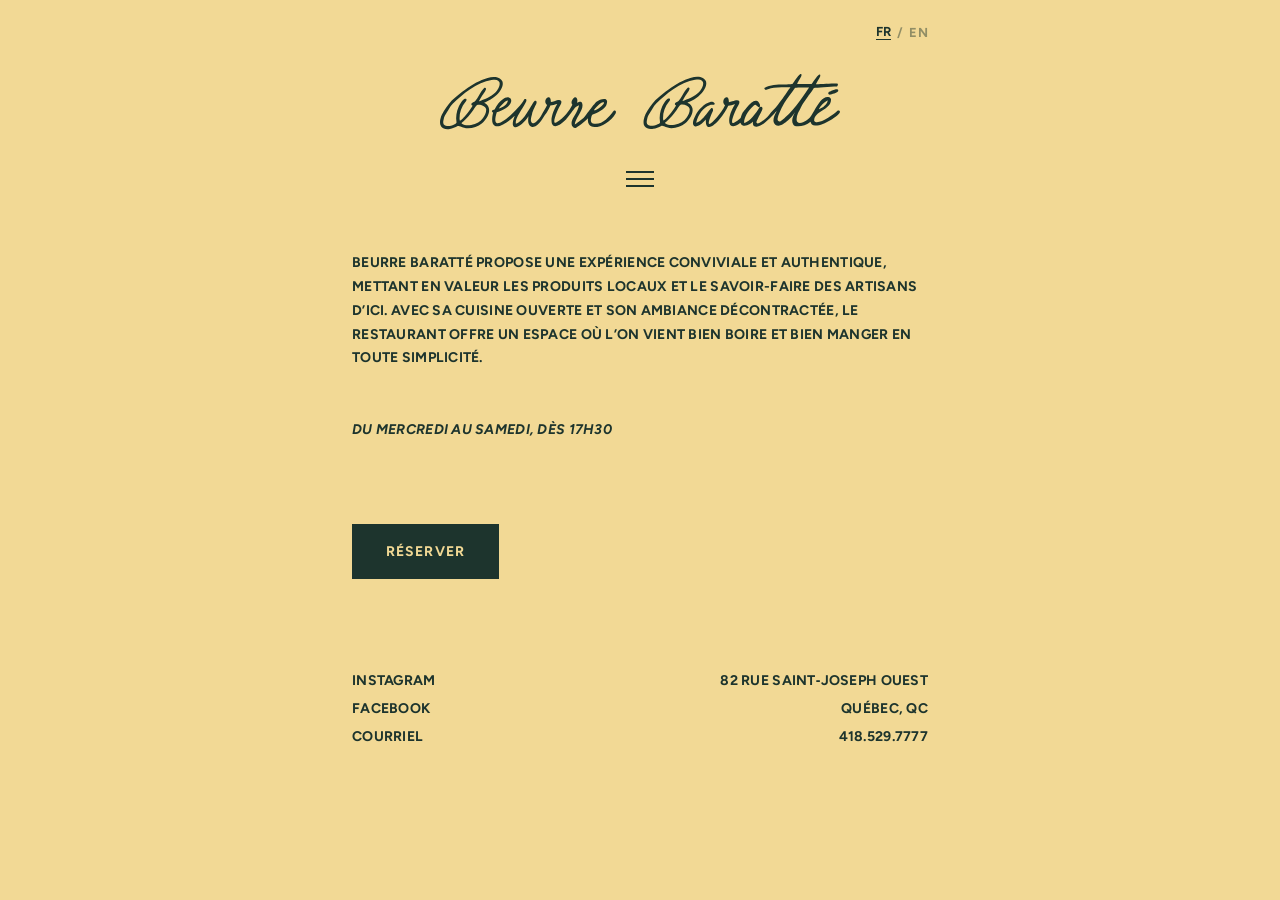
<file: index.html>
<!DOCTYPE html>
<html lang="fr">
<head>
<meta charset="UTF-8">
<meta name="viewport" content="width=device-width, initial-scale=1.0">
<title>Beurre Baratté</title>
<link rel="preconnect" href="https://fonts.googleapis.com">
<link rel="preconnect" href="https://fonts.gstatic.com" crossorigin>
<link href="https://fonts.googleapis.com/css2?family=Figtree:wght@600;700&display=swap" rel="stylesheet">
<link rel="stylesheet" href="style.css">
</head>
<body>

  <div class="page">

    <div class="lang-toggle">
      <a href="index.html" class="active">FR</a>
      <span class="sep">/</span>
      <a href="index-en.html">EN</a>
    </div>

    <svg class="logo" role="img" aria-label="Beurre Baratté" id="Calque_1" xmlns="http://www.w3.org/2000/svg" viewBox="0 0 453.66 81.25"><defs><style>.cls-1{fill:#1d342d;}</style></defs><path class="cls-1" d="M433.04,29.24l-.3.11c-.36.14-.65.26-.83.28-.92.28-1.54.86-1.7,1.57-.12.53.05,1.09.45,1.44.32.3.73.45,1.23.45.29,0,.62-.05.91-.17.18-.06.5-.14.89-.25l.18-.06c3.99-1.07,7.53-2.18,7.08-4.21-.08-.35-.29-.62-.61-.8-1.08-.57-3.42.11-7.35,1.59l.03.03Z"/><path class="cls-1" d="M442.23,50.41c-.51-.36-1.57-.34-2.1.14-3.55,3.71-16.01,12.45-22.4,12.37-.21,0-.42,0-.62-.03-1-.13-1.68-.52-2.05-1.2,0,0,0-.06-.04-.11-.43-5.53,4.04-8.36,8.79-11.37,4.65-2.97,9.49-6.02,9.35-11.84-.02-1.2-.86-2.27-2.01-2.58-6.61-1.72-11.58,6.82-16.03,14.41-2.19,3.77-4.27,7.3-6.22,9.07-1.64,1.47-3.84,2.8-5.96,3.66-1.96.77-4.62,1.39-6.07-.16-.61-.63-.89-1.59-.88-2.98.02-2.02.49-4.13,1.43-6.47.18-.41.36-.84.55-1.26.36-.75.78-1.48,1.2-2.22.45-.78.9-1.6,1.29-2.45.7-1.57,1.45-3.01,2.29-4.37,1.77-2.95,3.86-5.81,5.88-8.54l.08-.11c.42-.59.87-1.17,1.3-1.78,1.67-2.27,3.25-4.4,4.67-6.76,1.5,0,5.72-.31,10.51-.64,5.19-.36,11.02-.76,13.99-.84.71,0,1.16-.76,1.38-2.2l.16-.73-.71-.18c-1.35-.33-16.25.37-23.12.73.57-1.28,1.63-3.15,2.47-4.64.79-1.37,1.54-2.69,1.93-3.62.25-.73.64-1.97-.24-2.35-1.37-.61-6.1,6.16-8.83,10.36l-3.83-.04c-4.32-.05-10.06-.18-11.81-.16.58-1.32,1.63-3.15,2.51-4.7.77-1.38,1.5-2.66,1.92-3.57.24-.73.64-1.95-.24-2.35-.29-.12-.62-.03-1.06.25-1.96,1.33-7.13,8.86-7.86,10.28-.75.7-4.66.69-8.11.68-6.76-.03-16.07-.07-22.09,3.54l-.56.33.23.62c.37.98,1.05,1.45,1.69,1.28.27-.06.62-.2,1.12-.39,1.93-.71,5.5-2.06,11.19-2.17,2.95-.08,5.88-.13,8.87-.19h.32c1.33-.04,2.62-.05,3.95-.04.71,0,.77.12.77.12,0,0,0,.13-.18.41-.27.38-.6.75-.9,1.14-.33.4-.69.81-.99,1.25-.27.38-.51.75-.77,1.15-.24.35-.49.74-.72,1.08-1.05,1.56-2.1,3.06-3.18,4.58-2.48,3.59-4.61,6.47-6.67,9.12-1.64,2.13-3.5,4.13-5.25,6.08-1.52,1.69-3.1,3.4-4.56,5.21-2.78,3.43-6.38,6.32-10.38,8.4-.71.37-2.01.89-2.68.17-.35-.36-.37-.94-.28-1.36.21-.84.67-1.79,1.14-2.69.18-.35.36-.73.52-1.04.64-1.38,1.36-2.75,2.04-4.04,1.45-2.78,2.71-5.14,2.78-6.58.05-.91-.63-1.63-1.29-1.86-.74-.25-1.44-.02-1.93.62-3.48,6.1-10.66,15.59-16.11,16.8-.15.02-.27,0-.27,0-1.17-1.63,1.96-12.12,10.26-18.84.56-.6,1.03-.92,1.39-.92.51,0,1.08.59,1.78,1.26.41.41.87.88,1.58,1.4.73.36,1.24.04,1.42-.11.92-.77.3-2.78.26-2.84-.88-2.36-2.16-3.67-3.81-3.93-1.91-.28-3.66.87-5.03,1.94-2.08,1.63-3.84,3.64-5.45,5.53-1.01,1.21-2,2.44-2.74,3.37-.12.15-.24.3-.36.44-.39.5-.81.99-1.11,1.54l-.16.33c-.3.62-.63,1.26-.91,1.92-.48,1.23-.88,2.43-1.13,3.58-2.35,2.15-4.7,3.79-7.15,5.05-.89.38-1.53.4-1.8.11-1.83-2.23,4.42-15.73,6.76-19.41.97-2.07,1.1-3.45.34-4.28-1.21-1.39-4.08-.49-7.12.47-1.27.4-2.69.85-3.73.98.08-3.91-1.12-5.01-2.14-5.22-1.32-.28-2.8.85-3.53,2.69-.68,1.72-.62,4.11,1.55,5.72-3.68,7.89-13.83,19.91-17.19,20.25-.22.02-.24,0-.26-.07-.21-.29-.97-2.3,4.19-13.49.41-.75.39-2.84-.38-3.43-.41-.33-.93-.28-1.38.12-1.25,1.31-2.58,2.99-4.04,4.83-3.7,4.69-7.88,10.01-12.16,10.85,2.35-9.65,7.79-16.71,14.53-18.99.91-.32,1.94-.48,3.24-.41,1.02.08,1.8-.13,2.12-.56.18-.24.25-.57.1-.88l-.14-.2c-1.14-1.32-2.7-1.8-4.61-1.49-5.93.93-13.72,9.65-15.2,13.08-.23.55-.57,1.22-.91,1.92-1.48,3-3.31,6.78-2.35,9.37.34.95,1.04,1.63,2.13,2.09h.24c4.12.05,7.26-3.2,10-6.05l-.24-.2.26.15c.47-.5.92-.96,1.37-1.4-.41,4.81.51,7.49,2.68,8.05.24.07.47.09.73.1,3.45.04,8.34-4.99,11.04-8.16,4.18-4.88,8.05-10.81,9.65-14.85,2.35-.18,4.55-.86,6.88-1.59l.56-.17c-6.09,9.43-8.27,20.12-4.65,23.19,1.49,1.24,4.48,1.72,10.36-2.99.32,1.14.98,2.01,2.03,2.58,4.07,2.22,9.03-1.63,11.68-3.95-.16.76-.28,1.55-.2,2.35.1,1.27.71,2.36,1.59,2.89.61.4,1.44.55,2.41.47,3.42-.25,6.83-2.74,9.72-5.15,3.12-2.61,5.98-5.57,8.75-8.45l.33-.35c.99-1.04,1.93-2.03,2.89-2.99-.09.18-.18.35-.27.53l-.34.62c-1.63,3.12-3.63,7-2.63,10.74.57,2.07,2.46,3.56,4.87,3.82,2.68.26,5.2-1.56,7.25-3.04l.2-.14c2.46-1.79,4.79-3.85,6.84-6.16.93-1.01,1.74-2.15,2.52-3.26.51-.73,1.05-1.45,1.58-2.16,0,.03-.03.06-.05.09-2.26,4.39-4.85,9.35-1.93,13.58.78,1.1,2.33,1.7,4.52,1.78,3.99.2,10.2-1.59,13.98-4.92.44,2.47,2.11,3.87,4.87,4.14.27,0,.53.03.8.03,8.77.1,24.5-10.51,25.92-14.13.24-.62.37-1.47-.41-2.02ZM429.25,39.47s.09-.02.11-.02v-.03s.13.03.15.05c.06.06.06.09.06.13-.8,4.07-5.21,7.58-9.36,9.15-.1.04-.19-.08-.14-.17,2.05-3.54,5.12-6.61,9.17-9.11ZM391.83,49.53c-2.83,3.26-5.54,5.99-8.32,8.39l-.41.39c-1.32,1.12-2.66,2.28-4.07,3.18-1.16.72-2.04.77-2.8.17-1.27-.98-.74-3.01-.37-4.47.3-1.17.76-2.3,1.19-3.43l.33-.91c1.4-3.74,3.21-7.36,5.31-10.78,1.74-2.8,3.9-5.71,6.02-8.5,1.91-2.54,3.87-5.19,5.47-7.7,1.84-.38,10.39-.41,15.25-.38l.04-.06v.06s-.04,0-.04,0l-3.25,4.81c-4.35,6.39-9.05,13.12-14.36,19.23Z"/><path class="cls-1" d="M200.56,50.69c-.15-.21-.69-.79-1.57-.33-.68.36-.96.77-2.15,2.2-3.44,4.24-11.51,14.2-20.9,11.61-.8-.2-1.35-.62-1.67-1.2-.88-1.61-.59-3.65.15-6.29.28-1.02,1.01-1.86,1.98-2.27,3.6-1.52,12.56-5.69,14.16-10.18.54-1.52,1.19-3.62.33-5.08-.51-.86-1.38-1.35-2.53-1.39-3.06-.09-6.16,1.04-8.51,3.08-.8.71-1.5,1.53-2.17,2.33-.27.33-.53.64-.8.94-1.04,1.18-.95,1.4-9.48,12.34-2.01,2.58-4.63,4.11-6.78,5.84-.25.22-.56.48-.85.71-1.04.88-2.21,1.88-3.39,2.29.2-3.16,2.24-6.6,4.18-9.9,2.62-4.46,5.32-9.04,3.68-13.3-.42-1.11-1.68-1.64-2.79-1.24l-2.63.97c.68-2.24.33-4-.27-4.84-.43-.65-1.05-1.04-1.8-.97-1.2.09-2.38,1.29-3.41,3.5-.8,1.64-.64,3.14.44,4.58-3.3,6.32-8.98,14.69-17.42,19.12-.88.39-1.53.42-1.77.13-1.88-2.2,4.24-15.78,6.54-19.48.95-2.09,1.06-3.46.29-4.29-1.23-1.38-4.08-.44-7.12.56-1.26.42-2.68.88-3.72,1.04.04-3.91-1.18-4.99-2.2-5.23-1.33-.27-2.79.88-3.5,2.73-.66,1.73-.57,4.11,1.62,5.7-.82,1.82-1.88,3.55-2.95,5.22-.86,1.39-1.73,2.82-2.5,4.3-1.62,3.17-3.74,6.02-6.38,8.4-.64.59-1.35,1.18-2.15,1.47-.8.3-1.53.27-2.12-.05-.67-.39-1.15-1.13-1.35-2.12-.18-.96-.09-2,.06-2.84.18-1.24.47-2.47.85-3.64.18-.56.3-1.11.39-1.64.08-.44.16-.91.32-1.35.59-2.09,1.62-4.08,2.59-5.99l.06-.09c1.26-2.49,2.17-4.32,1.71-5.49-.18-.42-.51-.75-1-.92-1.19-.32-2.06,1.06-4.92,6.03-3.92,6.73-9.81,16.92-16.31,18.89-1.04-4.29,3.53-11.37,7.18-17.07,2.97-4.68,4.53-7.17,4.15-8.67-.09-.4-.35-.73-.71-.94-.29-.18-.64-.2-1-.11-.32.09-.58.32-.73.64-3.48,7.28-23.91,27.68-29.74,25.32-1.97-.8-1.91-4.91.18-11.58,10.92-3.26,15.73-8.66,15.64-12.57-.04-1.73-1.04-3-2.66-3.41-3.3-.78-9.31,2.09-15.36,12.87-1.1.11-2.41.56-2.74,1.35-.2.47-.18.91.06,1.29.2.35.58.59,1.11.76-1.88,7.83-1.29,12.61,1.74,14.25,4.7,2.53,14.27-3.67,21.61-10.81-2.68,7.05-2.83,11.05-.42,12.2,3.44,1.64,10.63-4.59,15.27-11.61-.47,3.26-.85,7.31,1.24,9.95.77.97,1.77,1.57,2.77,1.68,1.15.14,2.26-.38,3.27-.82.2-.09.4-.18.62-.27,1.11-.47,2.11-1.5,2.97-2.38l.27-.27c1.8-1.86,3.44-4.11,5.03-6.94.62-1.07,1.38-2.14,2.15-3.14.58-.8,1.2-1.62,1.73-2.47,1.39-2.17,2.44-4.21,3.3-6.21.09-.2.18-.43.27-.64,2.35-.2,4.53-.91,6.85-1.67l.57-.18c-5.98,9.48-8.04,20.2-4.39,23.24,1.88,1.56,5.85,1.71,14.12-6.61,0,0,7.93-10.28,8.04-10.46,2.06-3.06,3.24-3.73,5.89-4.64-.71,3.09-2.48,7.26-4.39,10.25-1.77,2.82-6.49,10.3-1.71,13.74.47.35,1,.53,1.53.53.27,0,.53-.04.76-.11,2.33-.8,9.31-6.52,13.43-10.43-.8,5.44,1.33,7.73,3.3,8.72,6.68,3.31,20.92-4.15,26.29-13.72.53-.91.82-2.21.24-2.91ZM187.06,41.44c.26-.04.82-.05.87.2.43,2.07-7.33,8.48-11.01,8.45,2-3,6.81-8.11,10.14-8.65ZM83.8,39.47h.24s.03.06.03.11c-.4,3.84-5.12,6.98-9.65,8.42,2.57-3.64,7.41-8.53,9.38-8.53Z"/><path class="cls-1" d="M78.44,19.46c-.29-1.21-1.15-2.4-2.41-3.35-1.42-1.07-3.27-1.77-5.35-2.01-5.06-.59-10.09,1.27-14.8,3.23l-1.63.69c-6.46,2.59-12.06,6.62-17.47,10.53l-2,1.42-1.63,1.3-.04.03c-3.38,2.67-6.56,5.19-9.6,8.21-4.4,4.61-7.97,10.48-10.6,15.09l-.15.35c-2.39,5.46-2.57,10.13-.5,12.83,1.33,1.75,3.52,2.64,6.49,2.64.97,0,1.85-.07,2.69-.2,2.6-.5,5.92-1.73,8.45-3.14.85-.44,1.8-.29,3.08.51,7.23,3.99,17.2,1.28,22.91-3.29,4.42-3.65,8.7-10.43,7.91-15.79-.43-2.96-2.31-5.22-5.42-6.54-.02,0-.04-.03-.06-.04,0,0-.01,0-.02-.01.19-.11.46-.23.69-.32.12-.05.22-.09.3-.13.23-.11.46-.21.6-.26,4.17-1.73,7.28-3.58,10.1-5.97,4.39-3.1,9.77-10.29,8.45-15.75ZM57.27,58.32c-2.61,3.9-7.17,6.54-12.82,7.46-3.49.41-7.11.54-9.9-1.32-.5-.27-.53-.4-.53-.41-.03-.19.64-.79.97-1.08.08-.07.15-.14.21-.19.28-.22.54-.47.73-.65l.05-.05c3.82-3.45,7.1-7.14,10.05-11.27.52-.7,1.04-1.48,1.57-2.39.96-1.56,1.96-3.16,3.29-4.07.49-.21,1.15-.32,1.84-.32,1.54,0,3.38.51,4.92,1.37,1.76,1.01,2.86,2.36,3.04,3.71v.24c.14,3.48-1.78,6.8-3.43,8.97ZM53.95,39.91h.07c-.38.1-.84.21-1.12.21h-.01c.17-.45.61-1.21,1.01-1.9.74-1.27,1.61-2.69,2.54-4.1.05-.09.17-.28.34-.53.14-.2.3-.45.48-.73,3.08-4.54,3.71-5.94,3.05-6.8-.15-.2-.59-.63-1.55-.28l-.27.18c-2.33,2.26-4.02,5.17-5.65,7.98v.02c-1.33,2.28-2.53,4.32-3.96,6.11-.32.36-.86.63-1.43.9l-.21.1c-.89.42-1.82.85-2.47,1.84-.16.35-.16.67,0,1.01.25.63.92.87,1.33.97-.01.36-.71,1.34-1.09,1.87-.06.08-.12.16-.16.23-.07.1-.14.2-.21.29-.31.42-.57.79-.67,1.01-2.04,3.04-4.56,6-6.99,8.87l-.13.16c-.32.3-.64.62-.94.94-.16.16-.32.32-.48.48-.96,1.01-1.94,2.06-3.1,2.59-.21-.35-.3-1.22-.35-1.75l-.02-.19c0-.24-.05-.47-.06-.55-.13-6.58,2.13-12.82,6.51-18.05.63-.68,1.51-2.07.83-2.94-.45-.57-1.2-.55-2.31.05-2.21,1.62-3.71,4.21-5.04,6.49l-.81,1.4c-2.43,5.34-3.39,11.74-2.51,16.71.3.83.2,1.74-2.48,2.79-4.01,2.09-8.43,2.36-10.52.64-1.43-1.18-1.7-3.32-.8-6.36.5-2.72,1.95-5,3.48-7.41l.16-.25c.75-1.13,1.43-2.25,2.03-3.32,1.28-2.4,2.66-4.33,4.1-5.71,5.49-5.22,11.52-10.7,18.39-15.37,8.06-5.49,15.73-8.84,23.48-10.24,1.45-.26,2.62-.38,3.57-.38,3.22,0,4.83,2.24,5.05,2.88.74,2.09-.1,5.38-2.79,9.12-3.95,5.22-11.37,8.48-17.39,10.73l-.85.25Z"/><path class="cls-1" d="M298.26,19.22c-.29-1.21-1.15-2.4-2.41-3.35-1.42-1.07-3.27-1.77-5.35-2.01-5.06-.59-10.09,1.27-14.8,3.23l-1.63.69c-6.46,2.59-12.06,6.62-17.47,10.53l-2,1.42-1.63,1.3-.04.03c-3.38,2.67-6.56,5.19-9.6,8.21-4.4,4.61-7.97,10.48-10.6,15.09l-.15.35c-2.39,5.46-2.57,10.13-.5,12.83,1.33,1.75,3.52,2.64,6.49,2.64.97,0,1.85-.07,2.69-.2,2.6-.5,5.92-1.73,8.45-3.14.85-.44,1.8-.29,3.08.51,7.23,3.99,17.2,1.28,22.91-3.29,4.42-3.65,8.7-10.43,7.91-15.79-.43-2.96-2.31-5.22-5.42-6.54-.02,0-.04-.03-.06-.04,0,0-.01,0-.02-.01.19-.11.46-.23.69-.32.12-.05.22-.09.3-.13.23-.11.46-.21.6-.26,4.17-1.73,7.28-3.58,10.1-5.97,4.39-3.1,9.77-10.29,8.45-15.75ZM277.09,58.08c-2.61,3.9-7.17,6.54-12.82,7.46-3.49.41-7.11.54-9.9-1.32-.5-.27-.53-.4-.53-.41-.03-.19.64-.79.97-1.08.08-.07.15-.14.21-.19.28-.22.54-.47.73-.65l.05-.05c3.82-3.45,7.1-7.14,10.05-11.27.52-.7,1.04-1.48,1.57-2.39.96-1.56,1.96-3.16,3.29-4.07.49-.21,1.15-.32,1.84-.32,1.54,0,3.38.51,4.92,1.37,1.76,1.01,2.86,2.36,3.04,3.71v.24c.14,3.48-1.78,6.8-3.43,8.97ZM273.77,39.67h.07c-.38.1-.84.21-1.12.21h-.01c.17-.45.61-1.21,1.01-1.9.74-1.27,1.61-2.69,2.54-4.1.05-.09.17-.28.34-.53.14-.2.3-.45.48-.73,3.08-4.54,3.71-5.94,3.05-6.8-.15-.2-.59-.63-1.55-.28l-.27.18c-2.33,2.26-4.02,5.17-5.65,7.98v.02c-1.33,2.28-2.53,4.32-3.96,6.11-.32.36-.86.63-1.43.9l-.21.1c-.89.42-1.82.85-2.47,1.84-.16.35-.16.67,0,1.01.25.63.92.87,1.33.97-.01.36-.71,1.34-1.09,1.87-.06.08-.12.16-.16.23-.07.1-.14.2-.21.29-.31.42-.57.79-.67,1.01-2.04,3.04-4.56,6-6.99,8.87l-.13.16c-.32.3-.64.62-.94.94-.16.16-.32.32-.48.48-.96,1.01-1.94,2.06-3.1,2.59-.21-.35-.3-1.22-.35-1.75l-.02-.19c0-.24-.05-.47-.06-.55-.13-6.58,2.13-12.82,6.51-18.05.63-.68,1.51-2.07.83-2.94-.45-.57-1.2-.55-2.31.05-2.21,1.62-3.71,4.21-5.04,6.49l-.81,1.4c-2.43,5.34-3.39,11.74-2.51,16.71.3.83.2,1.74-2.48,2.79-4.01,2.09-8.43,2.36-10.52.64-1.43-1.18-1.7-3.32-.8-6.36.5-2.72,1.95-5,3.48-7.41l.16-.25c.75-1.13,1.43-2.25,2.03-3.32,1.28-2.4,2.66-4.33,4.1-5.71,5.49-5.22,11.52-10.7,18.39-15.37,8.06-5.49,15.73-8.84,23.48-10.24,1.45-.26,2.62-.38,3.57-.38,3.22,0,4.83,2.24,5.05,2.88.74,2.09-.1,5.38-2.79,9.12-3.95,5.22-11.37,8.48-17.39,10.73l-.85.25Z"/></svg>

    <div class="menu-wrap">
      <button class="menu-toggle" id="menuToggle" aria-expanded="false" aria-controls="menuDropdown" aria-label="Menu">
        <span></span>
        <span></span>
        <span></span>
      </button>
      <nav class="menu-dropdown" id="menuDropdown">
        <a href="menu.html">Menu</a>
        <a href="presse.html">Presse</a>
        <a href="https://widgets.libroreserve.com/WEB/QC017833706888D0578/book" target="_blank" rel="noopener">Réservations</a>
      </nav>
    </div>

    <p class="lede">
    Beurre Baratté propose une expérience conviviale et authentique, mettant en valeur les produits locaux et le savoir-faire des artisans d’ici. Avec sa cuisine ouverte et son ambiance décontractée, le restaurant offre un espace où l’on vient bien boire et bien manger en toute simplicité. <br>
     <br>
     <br>
      <em>Du mercredi au samedi, dès 17h30</em><br>
     </p>

       <p class="lede"><span class="gap"></span>


  <a class="button"
     href="https://widgets.libroreserve.com/WEB/QC017833706888D0578/book"
     target="_blank"
     rel="noopener">
     Réserver
  </a>
</p>


    <footer>
      <ul class="social">
        <li><a href="https://www.instagram.com/beurrebaratte/" target="_blank" rel="noopener">Instagram</a></li>
        <li><a href="https://www.facebook.com/profile.php?id=61591634834235&amp;mibextid=wwXIfr&amp;rdid=ujxDgLKIvTIV7Nz0&amp;share_url=https%3A%2F%2Fwww.facebook.com%2Fshare%2F1cHH7hkTB2" target="_blank" rel="noopener">Facebook</a></li>
        <li><a href="mailto:beurrebaratte@gmail.com">Courriel</a></li>
      </ul>
      <div class="addr">
        <p>82 Rue Saint&#8209;Joseph Ouest<br>Québec, QC</p>
        <p>418.529.7777</p>
      </div>
    </footer>

  </div>

  <script src="site.js"></script>

</body>
</html>
</file>
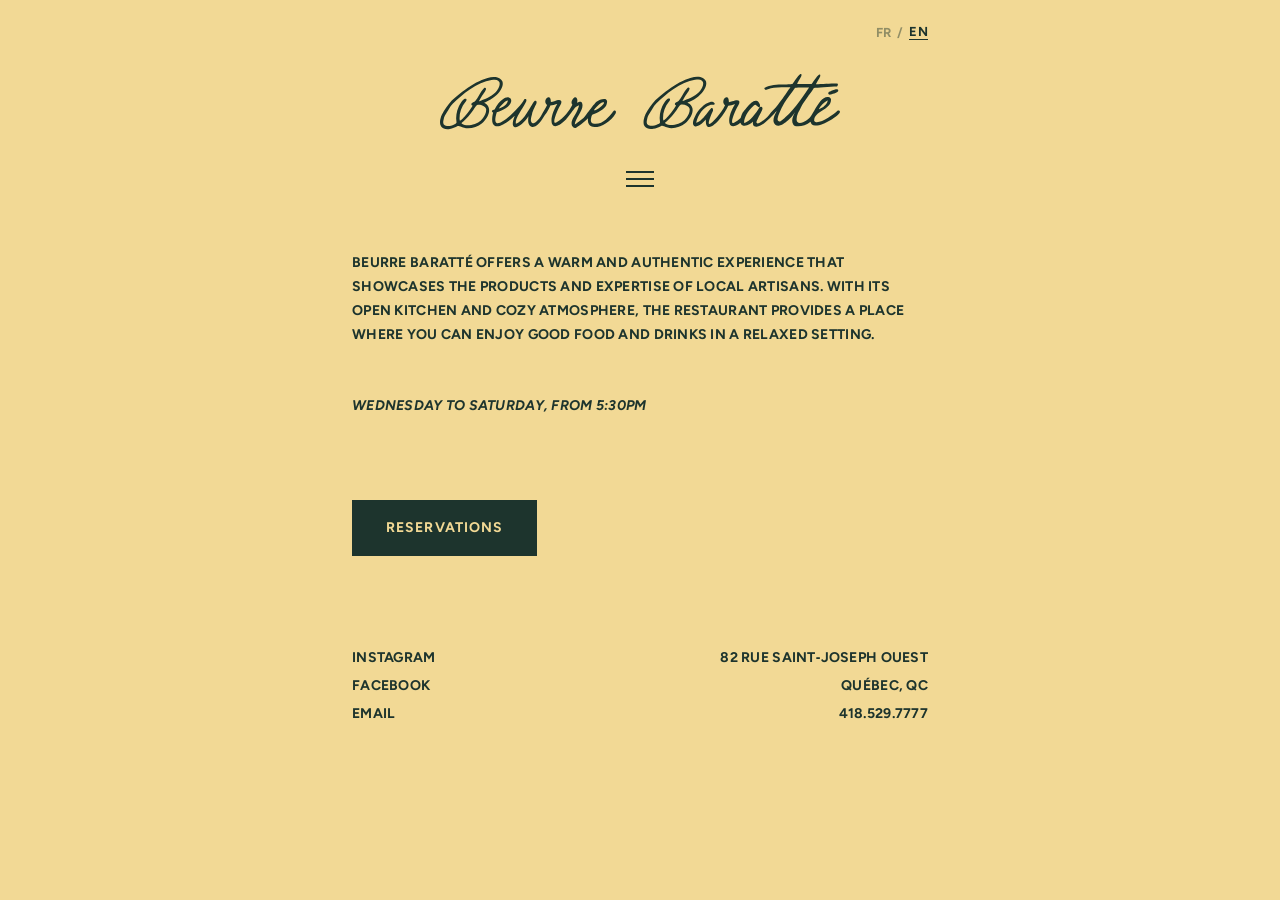
<file: index-en.html>
<!DOCTYPE html>
<html lang="en">
<head>
<meta charset="UTF-8">
<meta name="viewport" content="width=device-width, initial-scale=1.0">
<title>Beurre Baratté</title>
<link rel="preconnect" href="https://fonts.googleapis.com">
<link rel="preconnect" href="https://fonts.gstatic.com" crossorigin>
<link href="https://fonts.googleapis.com/css2?family=Figtree:wght@600;700&display=swap" rel="stylesheet">
<link rel="stylesheet" href="style.css">
</head>
<body>

  <div class="page">

    <div class="lang-toggle">
      <a href="index.html">FR</a>
      <span class="sep">/</span>
      <a href="index-en.html" class="active">EN</a>
    </div>

    <svg class="logo" role="img" aria-label="Beurre Baratté" id="Calque_1" xmlns="http://www.w3.org/2000/svg" viewBox="0 0 453.66 81.25"><defs><style>.cls-1{fill:#1d342d;}</style></defs><path class="cls-1" d="M433.04,29.24l-.3.11c-.36.14-.65.26-.83.28-.92.28-1.54.86-1.7,1.57-.12.53.05,1.09.45,1.44.32.3.73.45,1.23.45.29,0,.62-.05.91-.17.18-.06.5-.14.89-.25l.18-.06c3.99-1.07,7.53-2.18,7.08-4.21-.08-.35-.29-.62-.61-.8-1.08-.57-3.42.11-7.35,1.59l.03.03Z"/><path class="cls-1" d="M442.23,50.41c-.51-.36-1.57-.34-2.1.14-3.55,3.71-16.01,12.45-22.4,12.37-.21,0-.42,0-.62-.03-1-.13-1.68-.52-2.05-1.2,0,0,0-.06-.04-.11-.43-5.53,4.04-8.36,8.79-11.37,4.65-2.97,9.49-6.02,9.35-11.84-.02-1.2-.86-2.27-2.01-2.58-6.61-1.72-11.58,6.82-16.03,14.41-2.19,3.77-4.27,7.3-6.22,9.07-1.64,1.47-3.84,2.8-5.96,3.66-1.96.77-4.62,1.39-6.07-.16-.61-.63-.89-1.59-.88-2.98.02-2.02.49-4.13,1.43-6.47.18-.41.36-.84.55-1.26.36-.75.78-1.48,1.2-2.22.45-.78.9-1.6,1.29-2.45.7-1.57,1.45-3.01,2.29-4.37,1.77-2.95,3.86-5.81,5.88-8.54l.08-.11c.42-.59.87-1.17,1.3-1.78,1.67-2.27,3.25-4.4,4.67-6.76,1.5,0,5.72-.31,10.51-.64,5.19-.36,11.02-.76,13.99-.84.71,0,1.16-.76,1.38-2.2l.16-.73-.71-.18c-1.35-.33-16.25.37-23.12.73.57-1.28,1.63-3.15,2.47-4.64.79-1.37,1.54-2.69,1.93-3.62.25-.73.64-1.97-.24-2.35-1.37-.61-6.1,6.16-8.83,10.36l-3.83-.04c-4.32-.05-10.06-.18-11.81-.16.58-1.32,1.63-3.15,2.51-4.7.77-1.38,1.5-2.66,1.92-3.57.24-.73.64-1.95-.24-2.35-.29-.12-.62-.03-1.06.25-1.96,1.33-7.13,8.86-7.86,10.28-.75.7-4.66.69-8.11.68-6.76-.03-16.07-.07-22.09,3.54l-.56.33.23.62c.37.98,1.05,1.45,1.69,1.28.27-.06.62-.2,1.12-.39,1.93-.71,5.5-2.06,11.19-2.17,2.95-.08,5.88-.13,8.87-.19h.32c1.33-.04,2.62-.05,3.95-.04.71,0,.77.12.77.12,0,0,0,.13-.18.41-.27.38-.6.75-.9,1.14-.33.4-.69.81-.99,1.25-.27.38-.51.75-.77,1.15-.24.35-.49.74-.72,1.08-1.05,1.56-2.1,3.06-3.18,4.58-2.48,3.59-4.61,6.47-6.67,9.12-1.64,2.13-3.5,4.13-5.25,6.08-1.52,1.69-3.1,3.4-4.56,5.21-2.78,3.43-6.38,6.32-10.38,8.4-.71.37-2.01.89-2.68.17-.35-.36-.37-.94-.28-1.36.21-.84.67-1.79,1.14-2.69.18-.35.36-.73.52-1.04.64-1.38,1.36-2.75,2.04-4.04,1.45-2.78,2.71-5.14,2.78-6.58.05-.91-.63-1.63-1.29-1.86-.74-.25-1.44-.02-1.93.62-3.48,6.1-10.66,15.59-16.11,16.8-.15.02-.27,0-.27,0-1.17-1.63,1.96-12.12,10.26-18.84.56-.6,1.03-.92,1.39-.92.51,0,1.08.59,1.78,1.26.41.41.87.88,1.58,1.4.73.36,1.24.04,1.42-.11.92-.77.3-2.78.26-2.84-.88-2.36-2.16-3.67-3.81-3.93-1.91-.28-3.66.87-5.03,1.94-2.08,1.63-3.84,3.64-5.45,5.53-1.01,1.21-2,2.44-2.74,3.37-.12.15-.24.3-.36.44-.39.5-.81.99-1.11,1.54l-.16.33c-.3.62-.63,1.26-.91,1.92-.48,1.23-.88,2.43-1.13,3.58-2.35,2.15-4.7,3.79-7.15,5.05-.89.38-1.53.4-1.8.11-1.83-2.23,4.42-15.73,6.76-19.41.97-2.07,1.1-3.45.34-4.28-1.21-1.39-4.08-.49-7.12.47-1.27.4-2.69.85-3.73.98.08-3.91-1.12-5.01-2.14-5.22-1.32-.28-2.8.85-3.53,2.69-.68,1.72-.62,4.11,1.55,5.72-3.68,7.89-13.83,19.91-17.19,20.25-.22.02-.24,0-.26-.07-.21-.29-.97-2.3,4.19-13.49.41-.75.39-2.84-.38-3.43-.41-.33-.93-.28-1.38.12-1.25,1.31-2.58,2.99-4.04,4.83-3.7,4.69-7.88,10.01-12.16,10.85,2.35-9.65,7.79-16.71,14.53-18.99.91-.32,1.94-.48,3.24-.41,1.02.08,1.8-.13,2.12-.56.18-.24.25-.57.1-.88l-.14-.2c-1.14-1.32-2.7-1.8-4.61-1.49-5.93.93-13.72,9.65-15.2,13.08-.23.55-.57,1.22-.91,1.92-1.48,3-3.31,6.78-2.35,9.37.34.95,1.04,1.63,2.13,2.09h.24c4.12.05,7.26-3.2,10-6.05l-.24-.2.26.15c.47-.5.92-.96,1.37-1.4-.41,4.81.51,7.49,2.68,8.05.24.07.47.09.73.1,3.45.04,8.34-4.99,11.04-8.16,4.18-4.88,8.05-10.81,9.65-14.85,2.35-.18,4.55-.86,6.88-1.59l.56-.17c-6.09,9.43-8.27,20.12-4.65,23.19,1.49,1.24,4.48,1.72,10.36-2.99.32,1.14.98,2.01,2.03,2.58,4.07,2.22,9.03-1.63,11.68-3.95-.16.76-.28,1.55-.2,2.35.1,1.27.71,2.36,1.59,2.89.61.4,1.44.55,2.41.47,3.42-.25,6.83-2.74,9.72-5.15,3.12-2.61,5.98-5.57,8.75-8.45l.33-.35c.99-1.04,1.93-2.03,2.89-2.99-.09.18-.18.35-.27.53l-.34.62c-1.63,3.12-3.63,7-2.63,10.74.57,2.07,2.46,3.56,4.87,3.82,2.68.26,5.2-1.56,7.25-3.04l.2-.14c2.46-1.79,4.79-3.85,6.84-6.16.93-1.01,1.74-2.15,2.52-3.26.51-.73,1.05-1.45,1.58-2.16,0,.03-.03.06-.05.09-2.26,4.39-4.85,9.35-1.93,13.58.78,1.1,2.33,1.7,4.52,1.78,3.99.2,10.2-1.59,13.98-4.92.44,2.47,2.11,3.87,4.87,4.14.27,0,.53.03.8.03,8.77.1,24.5-10.51,25.92-14.13.24-.62.37-1.47-.41-2.02ZM429.25,39.47s.09-.02.11-.02v-.03s.13.03.15.05c.06.06.06.09.06.13-.8,4.07-5.21,7.58-9.36,9.15-.1.04-.19-.08-.14-.17,2.05-3.54,5.12-6.61,9.17-9.11ZM391.83,49.53c-2.83,3.26-5.54,5.99-8.32,8.39l-.41.39c-1.32,1.12-2.66,2.28-4.07,3.18-1.16.72-2.04.77-2.8.17-1.27-.98-.74-3.01-.37-4.47.3-1.17.76-2.3,1.19-3.43l.33-.91c1.4-3.74,3.21-7.36,5.31-10.78,1.74-2.8,3.9-5.71,6.02-8.5,1.91-2.54,3.87-5.19,5.47-7.7,1.84-.38,10.39-.41,15.25-.38l.04-.06v.06s-.04,0-.04,0l-3.25,4.81c-4.35,6.39-9.05,13.12-14.36,19.23Z"/><path class="cls-1" d="M200.56,50.69c-.15-.21-.69-.79-1.57-.33-.68.36-.96.77-2.15,2.2-3.44,4.24-11.51,14.2-20.9,11.61-.8-.2-1.35-.62-1.67-1.2-.88-1.61-.59-3.65.15-6.29.28-1.02,1.01-1.86,1.98-2.27,3.6-1.52,12.56-5.69,14.16-10.18.54-1.52,1.19-3.62.33-5.08-.51-.86-1.38-1.35-2.53-1.39-3.06-.09-6.16,1.04-8.51,3.08-.8.71-1.5,1.53-2.17,2.33-.27.33-.53.64-.8.94-1.04,1.18-.95,1.4-9.48,12.34-2.01,2.58-4.63,4.11-6.78,5.84-.25.22-.56.48-.85.71-1.04.88-2.21,1.88-3.39,2.29.2-3.16,2.24-6.6,4.18-9.9,2.62-4.46,5.32-9.04,3.68-13.3-.42-1.11-1.68-1.64-2.79-1.24l-2.63.97c.68-2.24.33-4-.27-4.84-.43-.65-1.05-1.04-1.8-.97-1.2.09-2.38,1.29-3.41,3.5-.8,1.64-.64,3.14.44,4.58-3.3,6.32-8.98,14.69-17.42,19.12-.88.39-1.53.42-1.77.13-1.88-2.2,4.24-15.78,6.54-19.48.95-2.09,1.06-3.46.29-4.29-1.23-1.38-4.08-.44-7.12.56-1.26.42-2.68.88-3.72,1.04.04-3.91-1.18-4.99-2.2-5.23-1.33-.27-2.79.88-3.5,2.73-.66,1.73-.57,4.11,1.62,5.7-.82,1.82-1.88,3.55-2.95,5.22-.86,1.39-1.73,2.82-2.5,4.3-1.62,3.17-3.74,6.02-6.38,8.4-.64.59-1.35,1.18-2.15,1.47-.8.3-1.53.27-2.12-.05-.67-.39-1.15-1.13-1.35-2.12-.18-.96-.09-2,.06-2.84.18-1.24.47-2.47.85-3.64.18-.56.3-1.11.39-1.64.08-.44.16-.91.32-1.35.59-2.09,1.62-4.08,2.59-5.99l.06-.09c1.26-2.49,2.17-4.32,1.71-5.49-.18-.42-.51-.75-1-.92-1.19-.32-2.06,1.06-4.92,6.03-3.92,6.73-9.81,16.92-16.31,18.89-1.04-4.29,3.53-11.37,7.18-17.07,2.97-4.68,4.53-7.17,4.15-8.67-.09-.4-.35-.73-.71-.94-.29-.18-.64-.2-1-.11-.32.09-.58.32-.73.64-3.48,7.28-23.91,27.68-29.74,25.32-1.97-.8-1.91-4.91.18-11.58,10.92-3.26,15.73-8.66,15.64-12.57-.04-1.73-1.04-3-2.66-3.41-3.3-.78-9.31,2.09-15.36,12.87-1.1.11-2.41.56-2.74,1.35-.2.47-.18.91.06,1.29.2.35.58.59,1.11.76-1.88,7.83-1.29,12.61,1.74,14.25,4.7,2.53,14.27-3.67,21.61-10.81-2.68,7.05-2.83,11.05-.42,12.2,3.44,1.64,10.63-4.59,15.27-11.61-.47,3.26-.85,7.31,1.24,9.95.77.97,1.77,1.57,2.77,1.68,1.15.14,2.26-.38,3.27-.82.2-.09.4-.18.62-.27,1.11-.47,2.11-1.5,2.97-2.38l.27-.27c1.8-1.86,3.44-4.11,5.03-6.94.62-1.07,1.38-2.14,2.15-3.14.58-.8,1.2-1.62,1.73-2.47,1.39-2.17,2.44-4.21,3.3-6.21.09-.2.18-.43.27-.64,2.35-.2,4.53-.91,6.85-1.67l.57-.18c-5.98,9.48-8.04,20.2-4.39,23.24,1.88,1.56,5.85,1.71,14.12-6.61,0,0,7.93-10.28,8.04-10.46,2.06-3.06,3.24-3.73,5.89-4.64-.71,3.09-2.48,7.26-4.39,10.25-1.77,2.82-6.49,10.3-1.71,13.74.47.35,1,.53,1.53.53.27,0,.53-.04.76-.11,2.33-.8,9.31-6.52,13.43-10.43-.8,5.44,1.33,7.73,3.3,8.72,6.68,3.31,20.92-4.15,26.29-13.72.53-.91.82-2.21.24-2.91ZM187.06,41.44c.26-.04.82-.05.87.2.43,2.07-7.33,8.48-11.01,8.45,2-3,6.81-8.11,10.14-8.65ZM83.8,39.47h.24s.03.06.03.11c-.4,3.84-5.12,6.98-9.65,8.42,2.57-3.64,7.41-8.53,9.38-8.53Z"/><path class="cls-1" d="M78.44,19.46c-.29-1.21-1.15-2.4-2.41-3.35-1.42-1.07-3.27-1.77-5.35-2.01-5.06-.59-10.09,1.27-14.8,3.23l-1.63.69c-6.46,2.59-12.06,6.62-17.47,10.53l-2,1.42-1.63,1.3-.04.03c-3.38,2.67-6.56,5.19-9.6,8.21-4.4,4.61-7.97,10.48-10.6,15.09l-.15.35c-2.39,5.46-2.57,10.13-.5,12.83,1.33,1.75,3.52,2.64,6.49,2.64.97,0,1.85-.07,2.69-.2,2.6-.5,5.92-1.73,8.45-3.14.85-.44,1.8-.29,3.08.51,7.23,3.99,17.2,1.28,22.91-3.29,4.42-3.65,8.7-10.43,7.91-15.79-.43-2.96-2.31-5.22-5.42-6.54-.02,0-.04-.03-.06-.04,0,0-.01,0-.02-.01.19-.11.46-.23.69-.32.12-.05.22-.09.3-.13.23-.11.46-.21.6-.26,4.17-1.73,7.28-3.58,10.1-5.97,4.39-3.1,9.77-10.29,8.45-15.75ZM57.27,58.32c-2.61,3.9-7.17,6.54-12.82,7.46-3.49.41-7.11.54-9.9-1.32-.5-.27-.53-.4-.53-.41-.03-.19.64-.79.97-1.08.08-.07.15-.14.21-.19.28-.22.54-.47.73-.65l.05-.05c3.82-3.45,7.1-7.14,10.05-11.27.52-.7,1.04-1.48,1.57-2.39.96-1.56,1.96-3.16,3.29-4.07.49-.21,1.15-.32,1.84-.32,1.54,0,3.38.51,4.92,1.37,1.76,1.01,2.86,2.36,3.04,3.71v.24c.14,3.48-1.78,6.8-3.43,8.97ZM53.95,39.91h.07c-.38.1-.84.21-1.12.21h-.01c.17-.45.61-1.21,1.01-1.9.74-1.27,1.61-2.69,2.54-4.1.05-.09.17-.28.34-.53.14-.2.3-.45.48-.73,3.08-4.54,3.71-5.94,3.05-6.8-.15-.2-.59-.63-1.55-.28l-.27.18c-2.33,2.26-4.02,5.17-5.65,7.98v.02c-1.33,2.28-2.53,4.32-3.96,6.11-.32.36-.86.63-1.43.9l-.21.1c-.89.42-1.82.85-2.47,1.84-.16.35-.16.67,0,1.01.25.63.92.87,1.33.97-.01.36-.71,1.34-1.09,1.87-.06.08-.12.16-.16.23-.07.1-.14.2-.21.29-.31.42-.57.79-.67,1.01-2.04,3.04-4.56,6-6.99,8.87l-.13.16c-.32.3-.64.62-.94.94-.16.16-.32.32-.48.48-.96,1.01-1.94,2.06-3.1,2.59-.21-.35-.3-1.22-.35-1.75l-.02-.19c0-.24-.05-.47-.06-.55-.13-6.58,2.13-12.82,6.51-18.05.63-.68,1.51-2.07.83-2.94-.45-.57-1.2-.55-2.31.05-2.21,1.62-3.71,4.21-5.04,6.49l-.81,1.4c-2.43,5.34-3.39,11.74-2.51,16.71.3.83.2,1.74-2.48,2.79-4.01,2.09-8.43,2.36-10.52.64-1.43-1.18-1.7-3.32-.8-6.36.5-2.72,1.95-5,3.48-7.41l.16-.25c.75-1.13,1.43-2.25,2.03-3.32,1.28-2.4,2.66-4.33,4.1-5.71,5.49-5.22,11.52-10.7,18.39-15.37,8.06-5.49,15.73-8.84,23.48-10.24,1.45-.26,2.62-.38,3.57-.38,3.22,0,4.83,2.24,5.05,2.88.74,2.09-.1,5.38-2.79,9.12-3.95,5.22-11.37,8.48-17.39,10.73l-.85.25Z"/><path class="cls-1" d="M298.26,19.22c-.29-1.21-1.15-2.4-2.41-3.35-1.42-1.07-3.27-1.77-5.35-2.01-5.06-.59-10.09,1.27-14.8,3.23l-1.63.69c-6.46,2.59-12.06,6.62-17.47,10.53l-2,1.42-1.63,1.3-.04.03c-3.38,2.67-6.56,5.19-9.6,8.21-4.4,4.61-7.97,10.48-10.6,15.09l-.15.35c-2.39,5.46-2.57,10.13-.5,12.83,1.33,1.75,3.52,2.64,6.49,2.64.97,0,1.85-.07,2.69-.2,2.6-.5,5.92-1.73,8.45-3.14.85-.44,1.8-.29,3.08.51,7.23,3.99,17.2,1.28,22.91-3.29,4.42-3.65,8.7-10.43,7.91-15.79-.43-2.96-2.31-5.22-5.42-6.54-.02,0-.04-.03-.06-.04,0,0-.01,0-.02-.01.19-.11.46-.23.69-.32.12-.05.22-.09.3-.13.23-.11.46-.21.6-.26,4.17-1.73,7.28-3.58,10.1-5.97,4.39-3.1,9.77-10.29,8.45-15.75ZM277.09,58.08c-2.61,3.9-7.17,6.54-12.82,7.46-3.49.41-7.11.54-9.9-1.32-.5-.27-.53-.4-.53-.41-.03-.19.64-.79.97-1.08.08-.07.15-.14.21-.19.28-.22.54-.47.73-.65l.05-.05c3.82-3.45,7.1-7.14,10.05-11.27.52-.7,1.04-1.48,1.57-2.39.96-1.56,1.96-3.16,3.29-4.07.49-.21,1.15-.32,1.84-.32,1.54,0,3.38.51,4.92,1.37,1.76,1.01,2.86,2.36,3.04,3.71v.24c.14,3.48-1.78,6.8-3.43,8.97ZM273.77,39.67h.07c-.38.1-.84.21-1.12.21h-.01c.17-.45.61-1.21,1.01-1.9.74-1.27,1.61-2.69,2.54-4.1.05-.09.17-.28.34-.53.14-.2.3-.45.48-.73,3.08-4.54,3.71-5.94,3.05-6.8-.15-.2-.59-.63-1.55-.28l-.27.18c-2.33,2.26-4.02,5.17-5.65,7.98v.02c-1.33,2.28-2.53,4.32-3.96,6.11-.32.36-.86.63-1.43.9l-.21.1c-.89.42-1.82.85-2.47,1.84-.16.35-.16.67,0,1.01.25.63.92.87,1.33.97-.01.36-.71,1.34-1.09,1.87-.06.08-.12.16-.16.23-.07.1-.14.2-.21.29-.31.42-.57.79-.67,1.01-2.04,3.04-4.56,6-6.99,8.87l-.13.16c-.32.3-.64.62-.94.94-.16.16-.32.32-.48.48-.96,1.01-1.94,2.06-3.1,2.59-.21-.35-.3-1.22-.35-1.75l-.02-.19c0-.24-.05-.47-.06-.55-.13-6.58,2.13-12.82,6.51-18.05.63-.68,1.51-2.07.83-2.94-.45-.57-1.2-.55-2.31.05-2.21,1.62-3.71,4.21-5.04,6.49l-.81,1.4c-2.43,5.34-3.39,11.74-2.51,16.71.3.83.2,1.74-2.48,2.79-4.01,2.09-8.43,2.36-10.52.64-1.43-1.18-1.7-3.32-.8-6.36.5-2.72,1.95-5,3.48-7.41l.16-.25c.75-1.13,1.43-2.25,2.03-3.32,1.28-2.4,2.66-4.33,4.1-5.71,5.49-5.22,11.52-10.7,18.39-15.37,8.06-5.49,15.73-8.84,23.48-10.24,1.45-.26,2.62-.38,3.57-.38,3.22,0,4.83,2.24,5.05,2.88.74,2.09-.1,5.38-2.79,9.12-3.95,5.22-11.37,8.48-17.39,10.73l-.85.25Z"/></svg>

    <div class="menu-wrap">
      <button class="menu-toggle" id="menuToggle" aria-expanded="false" aria-controls="menuDropdown" aria-label="Menu">
        <span></span>
        <span></span>
        <span></span>
      </button>
      <nav class="menu-dropdown" id="menuDropdown">
        <a href="menu-en.html">Menu</a>
        <a href="presse-en.html">Press</a>
        <a href="https://widgets.libroreserve.com/WEB/QC017833706888D0578/book" target="_blank" rel="noopener">Reservations</a>
      </nav>
    </div>

    <p class="lede">
      Beurre Baratté offers a warm and authentic experience that showcases the products and expertise of local artisans. With its open kitchen and cozy atmosphere, the restaurant provides a place where you can enjoy good food and drinks in a relaxed setting.<br>
      <br>
      <br>
      <em>Wednesday to Saturday, from 5:30pm</em>
      </p>

       <p class="lede"><span class="gap"></span>


  <a class="button"
     href="https://widgets.libroreserve.com/WEB/QC017833706888D0578/book"
     target="_blank"
     rel="noopener">
     Reservations
  </a>
</p>


    <footer>
      <ul class="social">
        <li><a href="https://www.instagram.com/beurrebaratte/" target="_blank" rel="noopener">Instagram</a></li>
        <li><a href="https://www.facebook.com/profile.php?id=61591634834235&amp;mibextid=wwXIfr&amp;rdid=ujxDgLKIvTIV7Nz0&amp;share_url=https%3A%2F%2Fwww.facebook.com%2Fshare%2F1cHH7hkTB2" target="_blank" rel="noopener">Facebook</a></li>
        <li><a href="mailto:beurrebaratte@gmail.com">Email</a></li>
      </ul>
      <div class="addr">
        <p>82 Rue Saint&#8209;Joseph Ouest<br>Québec, QC</p>
        <p>418.529.7777</p>
      </div>
    </footer>

  </div>

  <script src="site.js"></script>

</body>
</html>
</file>
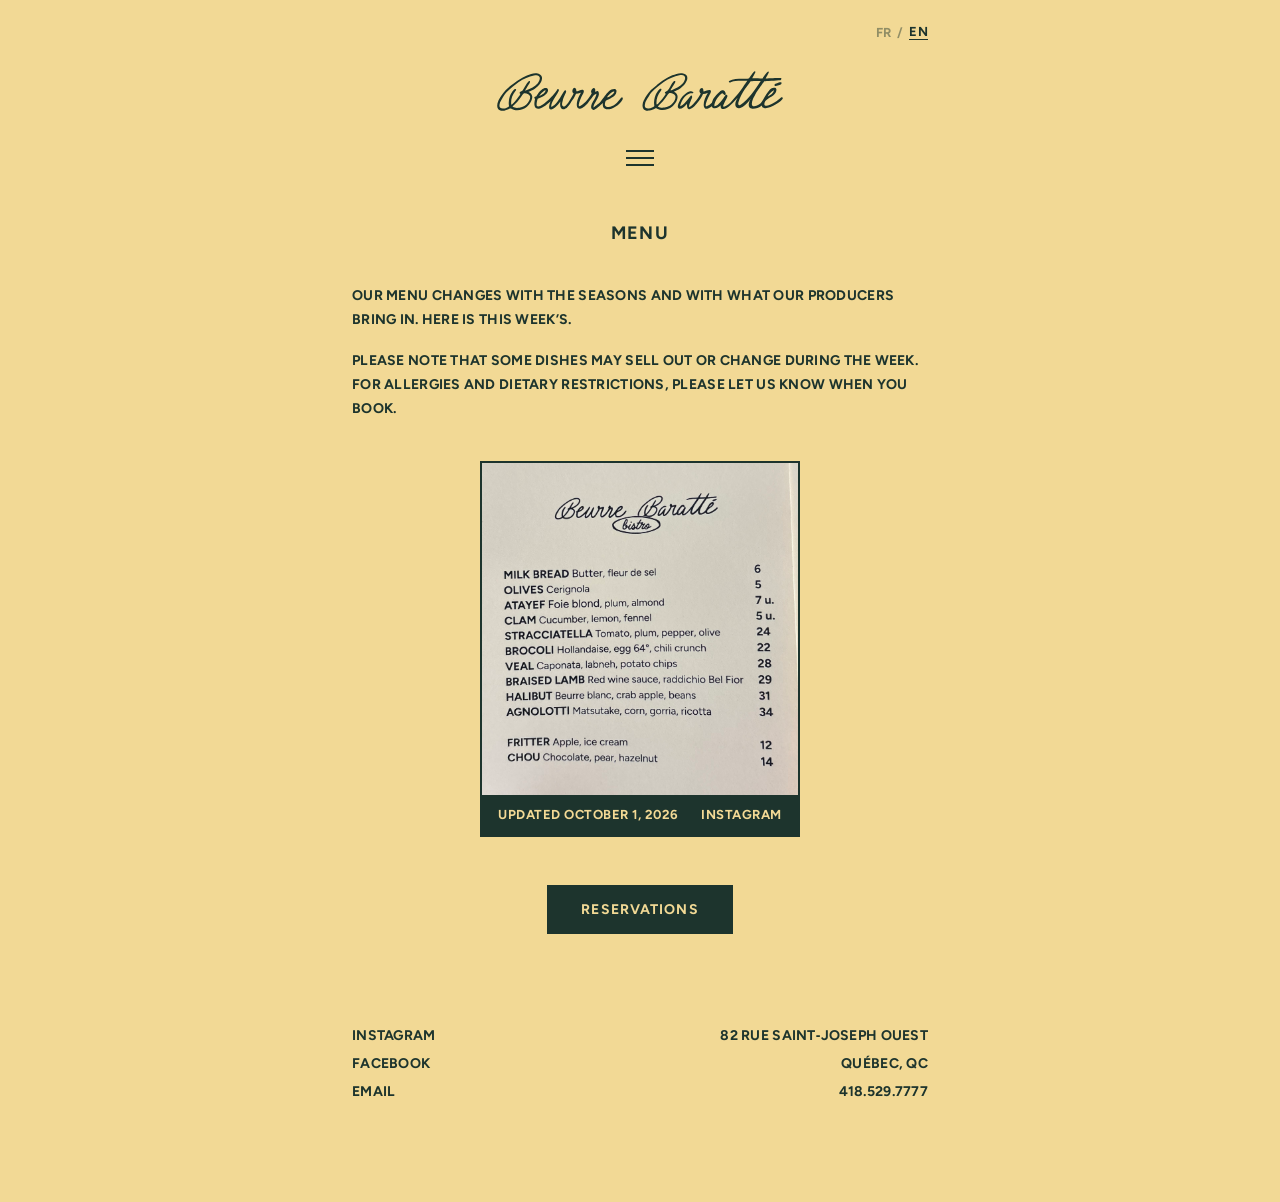
<file: menu-en.html>
<!DOCTYPE html>
<html lang="en">
<head>
<meta charset="UTF-8">
<meta name="viewport" content="width=device-width, initial-scale=1.0">
<title>Menu — Beurre Baratté</title>
<link rel="preconnect" href="https://fonts.googleapis.com">
<link rel="preconnect" href="https://fonts.gstatic.com" crossorigin>
<link href="https://fonts.googleapis.com/css2?family=Figtree:wght@600;700&display=swap" rel="stylesheet">
<link rel="stylesheet" href="style.css">
</head>
<body>

  <div class="page">

    <div class="lang-toggle">
      <a href="menu.html">FR</a>
      <span class="sep">/</span>
      <a href="menu-en.html" class="active">EN</a>
    </div>

    <a class="logo-link" href="index-en.html"><img class="logo logo--small" src="Logo_Beurre_Baratte_BB_Logo_Horiz_Hunter.svg" alt="Beurre Baratté"></a>

    <div class="menu-wrap">
      <button class="menu-toggle" id="menuToggle" aria-expanded="false" aria-controls="menuDropdown" aria-label="Menu">
        <span></span>
        <span></span>
        <span></span>
      </button>
      <nav class="menu-dropdown" id="menuDropdown">
        <a href="menu-en.html" aria-current="page">Menu</a>
        <a href="presse-en.html">Press</a>
        <a href="https://widgets.libroreserve.com/WEB/QC017833706888D0578/book" target="_blank" rel="noopener">Reservations</a>
      </nav>
    </div>

    <h1 class="page-title">Menu</h1>

    <div class="lede note" id="menuNote"></div>

    <figure class="feature" id="menuFeature" hidden>
      <div class="feature-images" id="menuImages"></div>
      <figcaption>
        <span id="menuDate">Current menu</span>
        <a href="https://www.instagram.com/stories/highlights/18117137824906438/" target="_blank" rel="noopener">Instagram</a>
      </figcaption>
    </figure>

    <p class="lede note" id="menuFallback" hidden>
      Our current menu is posted on <a href="https://www.instagram.com/stories/highlights/18117137824906438/" target="_blank" rel="noopener">our Instagram</a>.
    </p>
    <noscript>
      <p class="lede note">Our current menu is posted on <a href="https://www.instagram.com/stories/highlights/18117137824906438/">our Instagram</a>.</p>
    </noscript>

    <p class="cta">
      <a class="button" href="https://widgets.libroreserve.com/WEB/QC017833706888D0578/book" target="_blank" rel="noopener">Reservations</a>
    </p>

    <footer>
      <ul class="social">
        <li><a href="https://www.instagram.com/beurrebaratte/" target="_blank" rel="noopener">Instagram</a></li>
        <li><a href="https://www.facebook.com/profile.php?id=61591634834235&amp;mibextid=wwXIfr&amp;rdid=ujxDgLKIvTIV7Nz0&amp;share_url=https%3A%2F%2Fwww.facebook.com%2Fshare%2F1cHH7hkTB2" target="_blank" rel="noopener">Facebook</a></li>
        <li><a href="mailto:beurrebaratte@gmail.com">Email</a></li>
      </ul>
      <div class="addr">
        <p>82 Rue Saint&#8209;Joseph Ouest<br>Québec, QC</p>
        <p>418.529.7777</p>
      </div>
    </footer>

  </div>

  <script src="menu/menu.js"></script>
  <script src="site.js"></script>

</body>
</html>
</file>
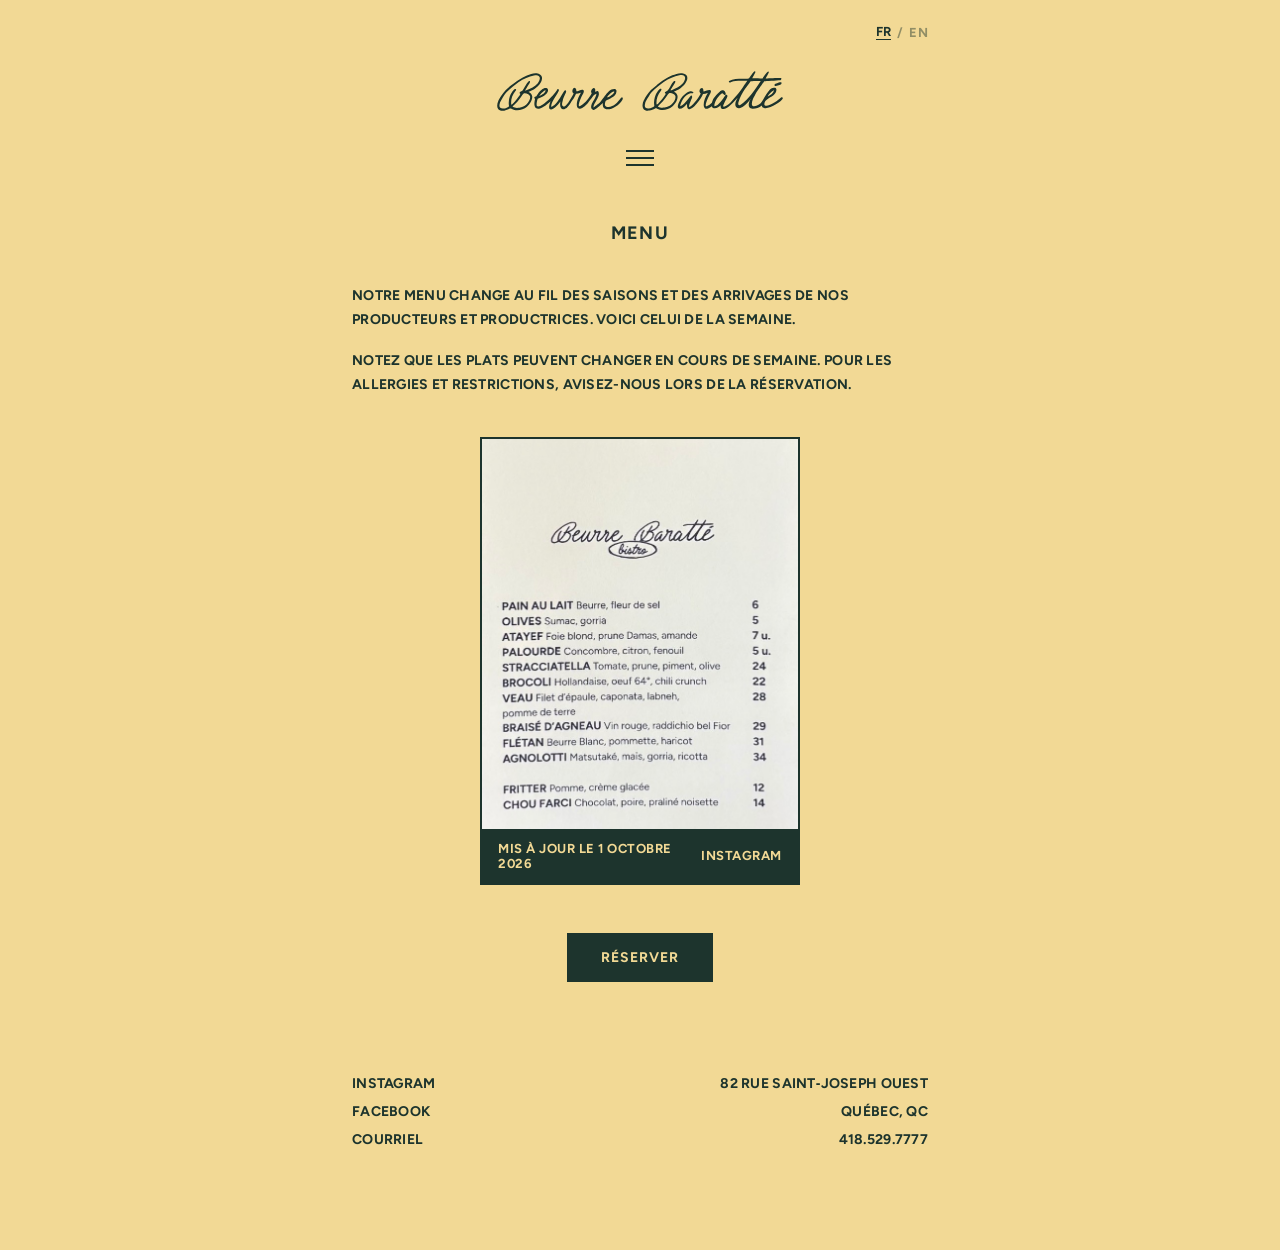
<file: menu.html>
<!DOCTYPE html>
<html lang="fr">
<head>
<meta charset="UTF-8">
<meta name="viewport" content="width=device-width, initial-scale=1.0">
<title>Menu — Beurre Baratté</title>
<link rel="preconnect" href="https://fonts.googleapis.com">
<link rel="preconnect" href="https://fonts.gstatic.com" crossorigin>
<link href="https://fonts.googleapis.com/css2?family=Figtree:wght@600;700&display=swap" rel="stylesheet">
<link rel="stylesheet" href="style.css">
</head>
<body>

  <div class="page">

    <div class="lang-toggle">
      <a href="menu.html" class="active">FR</a>
      <span class="sep">/</span>
      <a href="menu-en.html">EN</a>
    </div>

    <a class="logo-link" href="index.html"><img class="logo logo--small" src="Logo_Beurre_Baratte_BB_Logo_Horiz_Hunter.svg" alt="Beurre Baratté"></a>

    <div class="menu-wrap">
      <button class="menu-toggle" id="menuToggle" aria-expanded="false" aria-controls="menuDropdown" aria-label="Menu">
        <span></span>
        <span></span>
        <span></span>
      </button>
      <nav class="menu-dropdown" id="menuDropdown">
        <a href="menu.html" aria-current="page">Menu</a>
        <a href="presse.html">Presse</a>
        <a href="https://widgets.libroreserve.com/WEB/QC017833706888D0578/book" target="_blank" rel="noopener">Réservations</a>
      </nav>
    </div>

    <h1 class="page-title">Menu</h1>

    <div class="lede note" id="menuNote"></div>

    <figure class="feature" id="menuFeature" hidden>
      <div class="feature-images" id="menuImages"></div>
      <figcaption>
        <span id="menuDate">Menu du moment</span>
        <a href="https://www.instagram.com/stories/highlights/18117137824906438/" target="_blank" rel="noopener">Instagram</a>
      </figcaption>
    </figure>

    <p class="lede note" id="menuFallback" hidden>
      Le menu du moment est affiché sur <a href="https://www.instagram.com/stories/highlights/18117137824906438/" target="_blank" rel="noopener">notre Instagram</a>.
    </p>
    <noscript>
      <p class="lede note">Le menu du moment est affiché sur <a href="https://www.instagram.com/stories/highlights/18117137824906438/">notre Instagram</a>.</p>
    </noscript>

    <p class="cta">
      <a class="button" href="https://widgets.libroreserve.com/WEB/QC017833706888D0578/book" target="_blank" rel="noopener">Réserver</a>
    </p>

    <footer>
      <ul class="social">
        <li><a href="https://www.instagram.com/beurrebaratte/" target="_blank" rel="noopener">Instagram</a></li>
        <li><a href="https://www.facebook.com/profile.php?id=61591634834235&amp;mibextid=wwXIfr&amp;rdid=ujxDgLKIvTIV7Nz0&amp;share_url=https%3A%2F%2Fwww.facebook.com%2Fshare%2F1cHH7hkTB2" target="_blank" rel="noopener">Facebook</a></li>
        <li><a href="mailto:beurrebaratte@gmail.com">Courriel</a></li>
      </ul>
      <div class="addr">
        <p>82 Rue Saint&#8209;Joseph Ouest<br>Québec, QC</p>
        <p>418.529.7777</p>
      </div>
    </footer>

  </div>

  <script src="menu/menu.js"></script>
  <script src="site.js"></script>

</body>
</html>
</file>
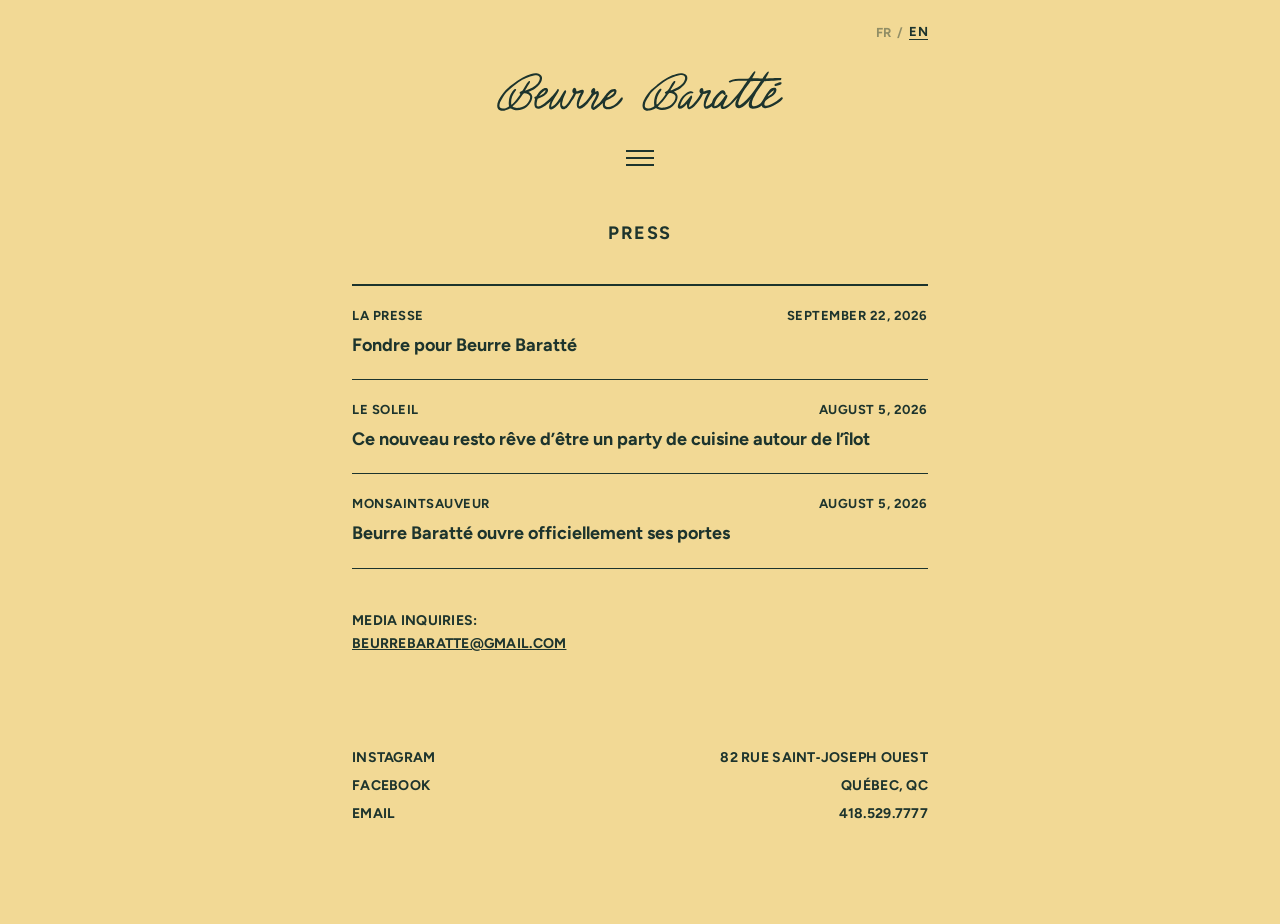
<file: presse-en.html>
<!DOCTYPE html>
<html lang="en">
<head>
<meta charset="UTF-8">
<meta name="viewport" content="width=device-width, initial-scale=1.0">
<title>Press — Beurre Baratté</title>
<link rel="preconnect" href="https://fonts.googleapis.com">
<link rel="preconnect" href="https://fonts.gstatic.com" crossorigin>
<link href="https://fonts.googleapis.com/css2?family=Figtree:wght@600;700&display=swap" rel="stylesheet">
<link rel="stylesheet" href="style.css">
</head>
<body>

  <div class="page">

    <div class="lang-toggle">
      <a href="presse.html">FR</a>
      <span class="sep">/</span>
      <a href="presse-en.html" class="active">EN</a>
    </div>

    <a class="logo-link" href="index-en.html"><img class="logo logo--small" src="Logo_Beurre_Baratte_BB_Logo_Horiz_Hunter.svg" alt="Beurre Baratté"></a>

    <div class="menu-wrap">
      <button class="menu-toggle" id="menuToggle" aria-expanded="false" aria-controls="menuDropdown" aria-label="Menu">
        <span></span>
        <span></span>
        <span></span>
      </button>
      <nav class="menu-dropdown" id="menuDropdown">
        <a href="menu-en.html">Menu</a>
        <a href="presse-en.html" aria-current="page">Press</a>
        <a href="https://widgets.libroreserve.com/WEB/QC017833706888D0578/book" target="_blank" rel="noopener">Reservations</a>
      </nav>
    </div>

    <h1 class="page-title">Press</h1>

    <ul class="press-list" id="pressList"></ul>

    <p class="lede note" id="pressEmpty" hidden>No articles yet.</p>

    <p class="lede press-contact">
      Media inquiries:<br>
      <a href="mailto:beurrebaratte@gmail.com">beurrebaratte@gmail.com</a>
    </p>

    <footer>
      <ul class="social">
        <li><a href="https://www.instagram.com/beurrebaratte/" target="_blank" rel="noopener">Instagram</a></li>
        <li><a href="https://www.facebook.com/profile.php?id=61591634834235&amp;mibextid=wwXIfr&amp;rdid=ujxDgLKIvTIV7Nz0&amp;share_url=https%3A%2F%2Fwww.facebook.com%2Fshare%2F1cHH7hkTB2" target="_blank" rel="noopener">Facebook</a></li>
        <li><a href="mailto:beurrebaratte@gmail.com">Email</a></li>
      </ul>
      <div class="addr">
        <p>82 Rue Saint&#8209;Joseph Ouest<br>Québec, QC</p>
        <p>418.529.7777</p>
      </div>
    </footer>

  </div>

  <script src="presse/presse.js"></script>
  <script src="site.js"></script>

</body>
</html>
</file>
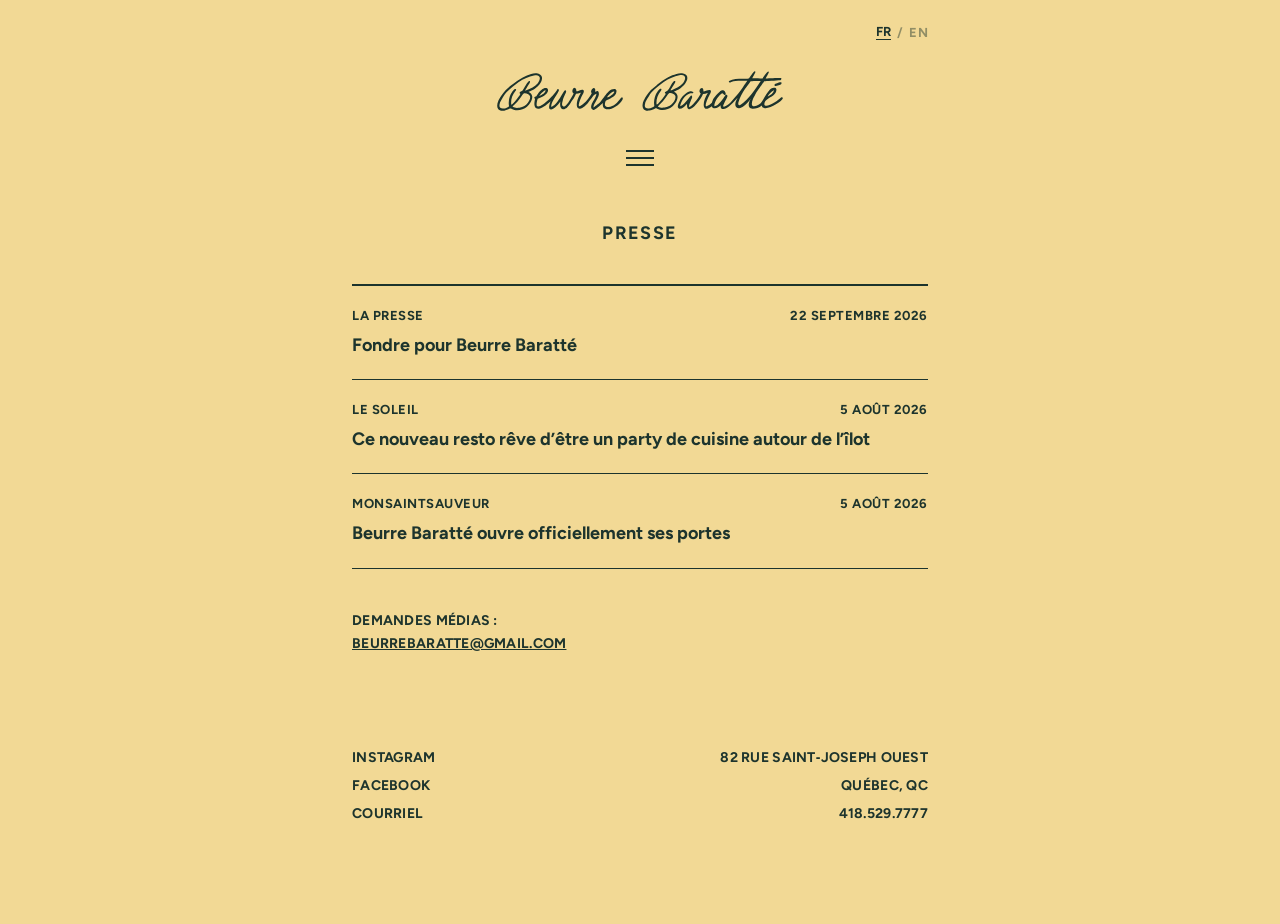
<file: presse.html>
<!DOCTYPE html>
<html lang="fr">
<head>
<meta charset="UTF-8">
<meta name="viewport" content="width=device-width, initial-scale=1.0">
<title>Presse — Beurre Baratté</title>
<link rel="preconnect" href="https://fonts.googleapis.com">
<link rel="preconnect" href="https://fonts.gstatic.com" crossorigin>
<link href="https://fonts.googleapis.com/css2?family=Figtree:wght@600;700&display=swap" rel="stylesheet">
<link rel="stylesheet" href="style.css">
</head>
<body>

  <div class="page">

    <div class="lang-toggle">
      <a href="presse.html" class="active">FR</a>
      <span class="sep">/</span>
      <a href="presse-en.html">EN</a>
    </div>

    <a class="logo-link" href="index.html"><img class="logo logo--small" src="Logo_Beurre_Baratte_BB_Logo_Horiz_Hunter.svg" alt="Beurre Baratté"></a>

    <div class="menu-wrap">
      <button class="menu-toggle" id="menuToggle" aria-expanded="false" aria-controls="menuDropdown" aria-label="Menu">
        <span></span>
        <span></span>
        <span></span>
      </button>
      <nav class="menu-dropdown" id="menuDropdown">
        <a href="menu.html">Menu</a>
        <a href="presse.html" aria-current="page">Presse</a>
        <a href="https://widgets.libroreserve.com/WEB/QC017833706888D0578/book" target="_blank" rel="noopener">Réservations</a>
      </nav>
    </div>

    <h1 class="page-title">Presse</h1>

    <ul class="press-list" id="pressList"></ul>

    <p class="lede note" id="pressEmpty" hidden>Aucun article pour l’instant.</p>

    <p class="lede press-contact">
      Demandes médias :<br>
      <a href="mailto:beurrebaratte@gmail.com">beurrebaratte@gmail.com</a>
    </p>

    <footer>
      <ul class="social">
        <li><a href="https://www.instagram.com/beurrebaratte/" target="_blank" rel="noopener">Instagram</a></li>
        <li><a href="https://www.facebook.com/profile.php?id=61591634834235&amp;mibextid=wwXIfr&amp;rdid=ujxDgLKIvTIV7Nz0&amp;share_url=https%3A%2F%2Fwww.facebook.com%2Fshare%2F1cHH7hkTB2" target="_blank" rel="noopener">Facebook</a></li>
        <li><a href="mailto:beurrebaratte@gmail.com">Courriel</a></li>
      </ul>
      <div class="addr">
        <p>82 Rue Saint&#8209;Joseph Ouest<br>Québec, QC</p>
        <p>418.529.7777</p>
      </div>
    </footer>

  </div>

  <script src="presse/presse.js"></script>
  <script src="site.js"></script>

</body>
</html>
</file>
<file: style.css>
:root{
    --olive:#1D342D;
    --paper:#F2D995;
  }

  *{ box-sizing:border-box; margin:0; padding:0; }

  html,body{
    background:var(--paper);
    color:var(--olive);
    font-family:'Figtree', sans-serif;
    min-height:100vh;
  }

  .page{
    max-width:640px;
    margin:0 auto;
    padding:64px 32px 96px;
    position:relative;
  }

  .logo{
    width:100%;
    max-width:420px;
    height:auto;
    display:block;
    margin:0 auto;
  }

  .lede{
    margin-top:56px;
    font-weight:700;
    font-size:14px;
    letter-spacing:0.02em;
    line-height:1.7;
    text-transform:uppercase;
  }

  .lede .gap{
    display:block;
    height:18px;
  }

  footer{
    margin-top:88px;
    font-weight:700;
    font-size:14px;
    letter-spacing:0.02em;
    text-transform:uppercase;
    line-height:2;
    display:flex;
    justify-content:space-between;
    align-items:flex-start;
    text-align:left;
  }

  footer .social{
    list-style:none;
  }

  footer .social a{
    text-decoration:none;
    color:var(--olive);
    border-bottom:1px solid transparent;
    transition:border-color 0.2s ease;
  }

  footer .social a:hover{
    border-color:var(--olive);
  }

  footer .addr{
    text-align:right;
  }

  .menu-wrap{
    margin-top:24px;
    display:flex;
    justify-content:center;
    position:relative;
  }

  .menu-toggle{
    background:none;
    border:none;
    cursor:pointer;
    padding:8px;
    display:flex;
    flex-direction:column;
    gap:5px;
    align-items:center;
  }

  .menu-toggle span{
    display:block;
    width:28px;
    height:2px;
    background:var(--olive);
    transition:transform 0.25s ease, opacity 0.25s ease;
  }

  .menu-toggle[aria-expanded="true"] span:nth-child(1){
    transform:translateY(7px) rotate(45deg);
  }

  .menu-toggle[aria-expanded="true"] span:nth-child(2){
    opacity:0;
  }

  .menu-toggle[aria-expanded="true"] span:nth-child(3){
    transform:translateY(-7px) rotate(-45deg);
  }

  .menu-dropdown{
    position:absolute;
    top:100%;
    left:50%;
    transform:translateX(-50%);
    margin-top:8px;
    background:var(--paper);
    border:2px solid var(--olive);
    display:flex;
    flex-direction:column;
    align-items:center;
    min-width:200px;
    max-height:0;
    overflow:hidden;
    opacity:0;
    transition:max-height 0.25s ease, opacity 0.2s ease;
    z-index:10;
  }

  .menu-dropdown.open{
    max-height:240px;
    opacity:1;
  }

  .menu-dropdown a{
    display:block;
    width:100%;
    text-align:center;
    padding:14px 24px;
    text-decoration:none;
    color:var(--olive);
    font-weight:700;
    font-size:14px;
    letter-spacing:0.02em;
    text-transform:uppercase;
    border-bottom:1px solid var(--olive);
    transition:background 0.2s ease;
  }

  .menu-dropdown a:last-child{
    border-bottom:none;
  }

  .menu-dropdown a:hover{
    background:var(--olive);
    color:var(--paper) !important;
  }

  .lang-toggle{
    position:absolute;
    top:24px;
    right:32px;
    display:flex;
    align-items:center;
    gap:6px;
    font-weight:700;
    font-size:13px;
    letter-spacing:0.02em;
    text-transform:uppercase;
  }

  .lang-toggle a{
    text-decoration:none;
    color:var(--olive);
    opacity:0.45;
    transition:opacity 0.2s ease;
  }

  .lang-toggle a.active{
    opacity:1;
    border-bottom:1px solid var(--olive);
  }

  .lang-toggle a:hover{
    opacity:1;
  }

  .lang-toggle .sep{
    color:var(--olive);
    opacity:0.45;
  }

  @media (max-width:480px){
    .lang-toggle{ top:16px; right:16px; font-size:12px; }
  }
  
  a,
a:visited,
a:hover,
a:active {
    color: var(--olive);
}

.button{
    display:inline-block;
    margin-top:8px;
    padding:14px 32px;
    background:var(--olive);
    color:var(--paper) !important;
    text-decoration:none;
    text-transform:uppercase;
    font-size:14px;
    font-weight:700;
    letter-spacing:0.08em;
    border:2px solid var(--olive);
    transition:all .2s ease;
    cursor:pointer;
}

.button:visited{
    color:var(--paper);
}

.button:hover{
    background:transparent;
    color:var(--olive) !important;
}

.button:active{
    background:var(--olive);
    color:var(--paper) !important;
}


/* ---------- Ajouts : pages Menu et Presse ---------- */

a:focus-visible,
button:focus-visible{
    outline:2px solid var(--olive);
    outline-offset:3px;
}

.logo-link{ display:block; }
.logo--small{ max-width:300px; }

.page-title{
    margin-top:48px;
    text-align:center;
    font-weight:700;
    font-size:18px;
    letter-spacing:0.08em;
    text-transform:uppercase;
}

.note{ margin-top:40px; }
.note p + p{ margin-top:18px; }

/* Menu du moment */
.feature{
    margin:40px auto 0;
    max-width:320px;
    border:2px solid var(--olive);
}
.feature-images a{ display:block; }
.feature-images a + a{ border-top:2px solid var(--olive); }
.feature-images img{
    display:block;
    width:100%;
    height:auto;
}
.feature figcaption{
    display:flex;
    justify-content:space-between;
    align-items:center;
    gap:16px;
    padding:12px 16px;
    background:var(--olive);
    color:var(--paper);
    font-weight:700;
    font-size:13px;
    letter-spacing:0.04em;
    text-transform:uppercase;
}
.feature figcaption a,
.feature figcaption a:visited,
.feature figcaption a:hover{
    color:var(--paper);
    text-decoration:none;
    border-bottom:1px solid transparent;
}
.feature figcaption a:hover{ border-color:var(--paper); }
.feature figcaption a:focus-visible{ outline-color:var(--paper); }

.cta{ margin-top:40px; text-align:center; }

/* Presse */
.press-list{
    list-style:none;
    margin-top:40px;
    border-top:2px solid var(--olive);
}
.press-item{ border-bottom:1px solid var(--olive); }
.press-item a{
    display:block;
    padding:22px 0;
    text-decoration:none;
}
.press-meta{
    display:flex;
    justify-content:space-between;
    gap:16px;
    font-weight:700;
    font-size:13px;
    letter-spacing:0.04em;
    text-transform:uppercase;
}
.press-title{
    margin-top:10px;
    font-weight:700;
    font-size:18px;
    line-height:1.35;
}
.press-item a:hover .press-title{
    text-decoration:underline;
    text-underline-offset:3px;
}
.press-quote{
    margin-top:10px;
    font-weight:600;
    font-size:15px;
    line-height:1.6;
}
.press-contact{ margin-top:40px; }

[hidden]{ display:none !important; }
</file>
